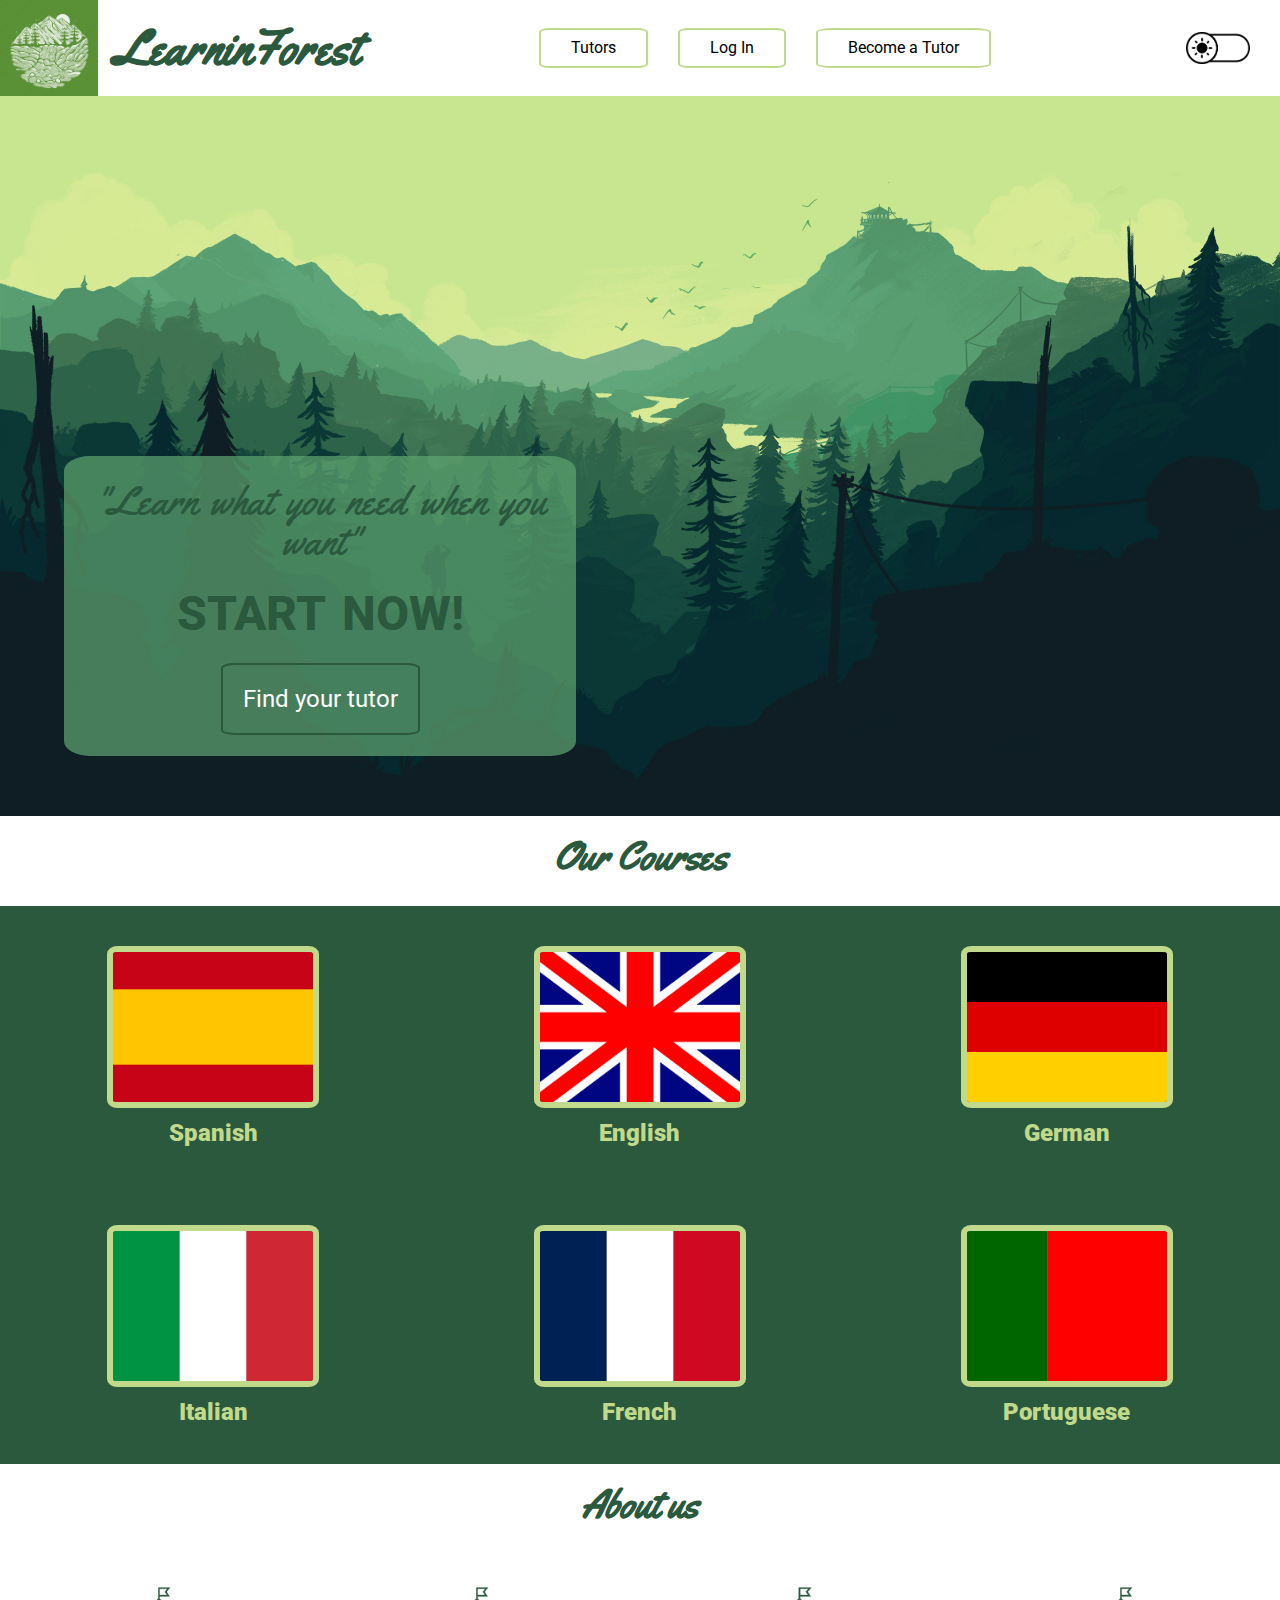
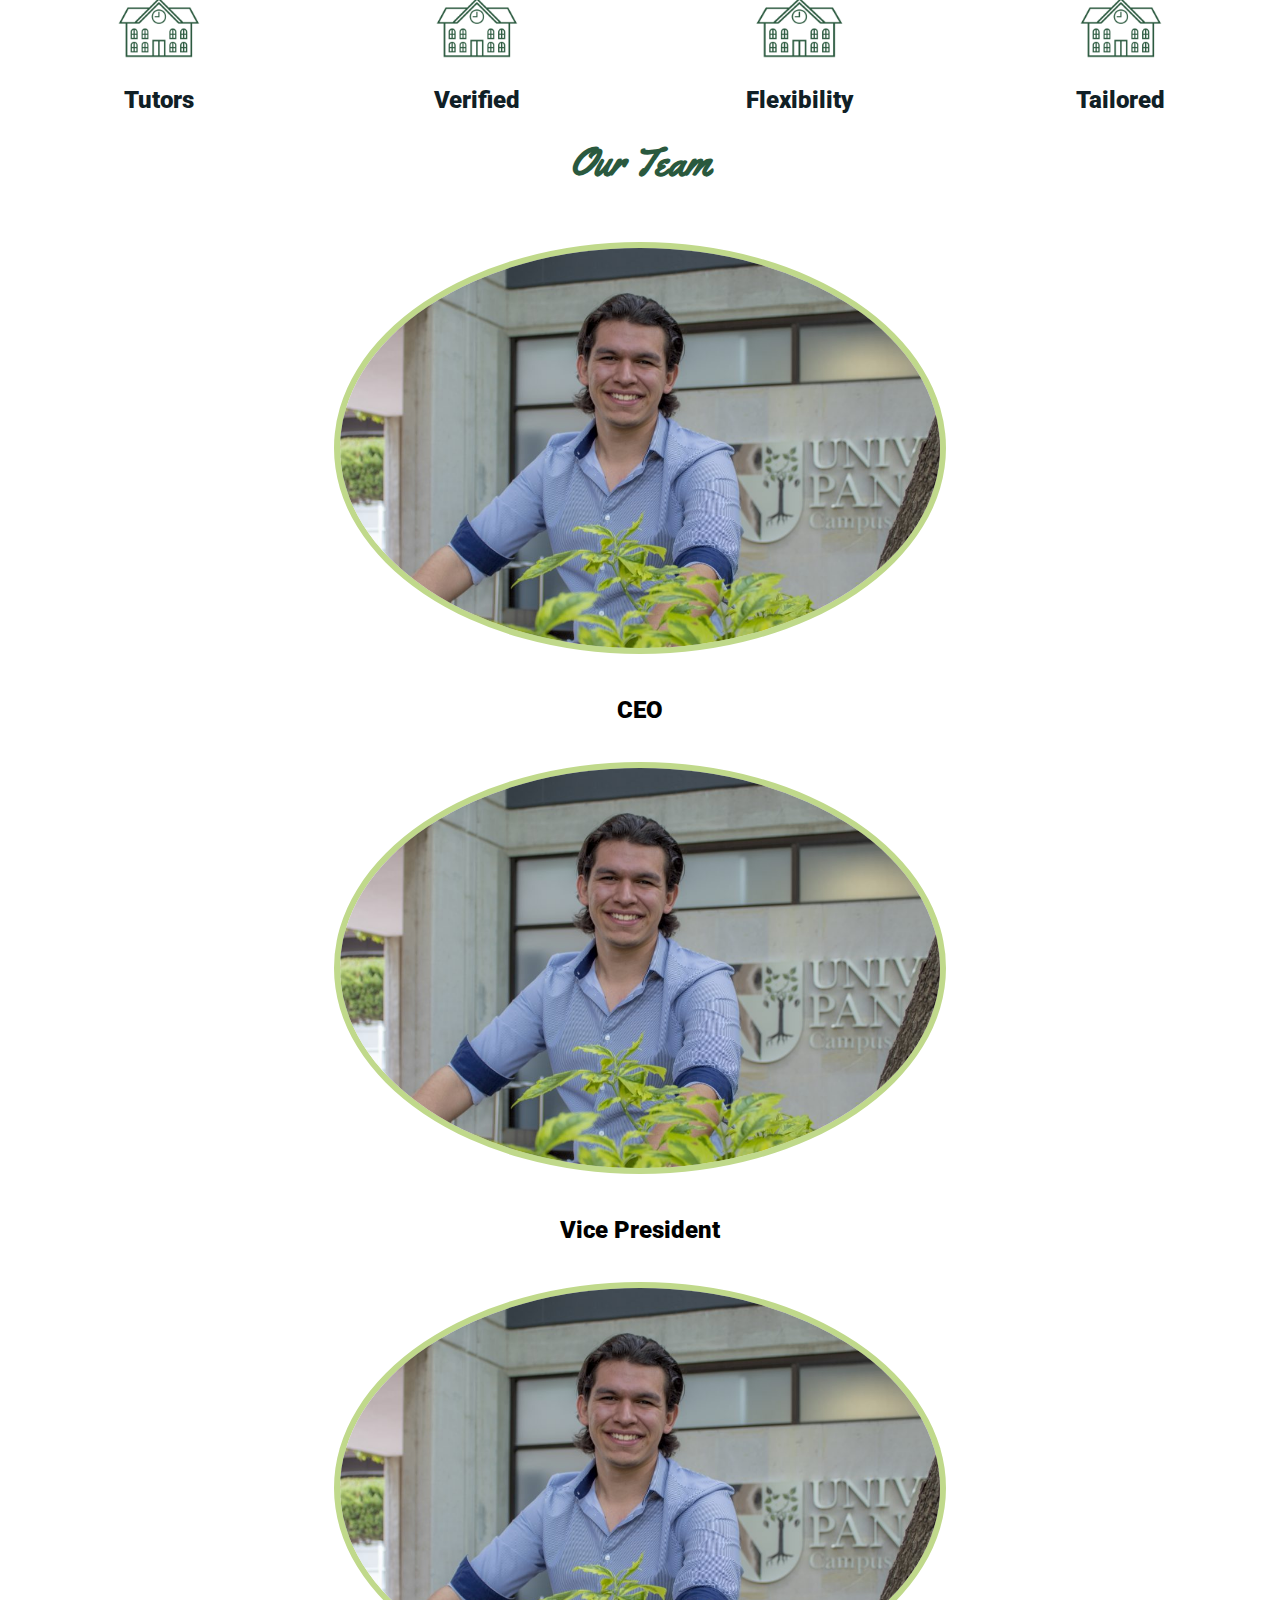
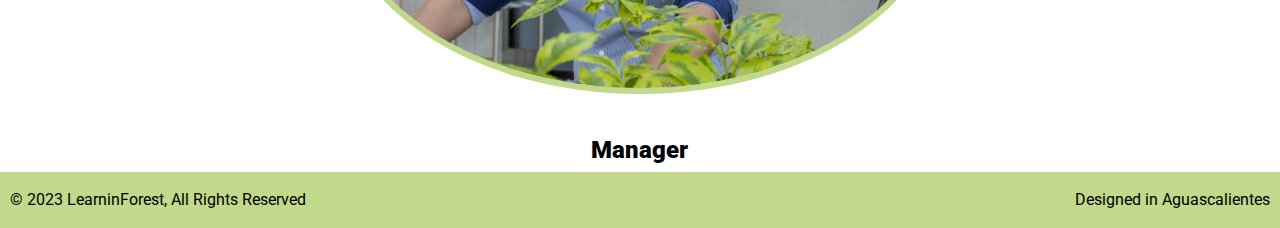
<file: index.html>
<!DOCTYPE html>
<html>
    <head>
        <title>LearninForest</title>
        <link href="https://alexismarincb.github.io/reset.css" rel="stylesheet">
        <link href="https://alexismarincb.github.io/index.css" rel="stylesheet">
        <link rel="preconnect" href="https://fonts.googleapis.com">
        <link rel="preconnect" href="https://fonts.gstatic.com" crossorigin>
        <link href="https://fonts.googleapis.com/css2?family=Yellowtail&display=swap" rel="stylesheet">
        <link rel="preconnect" href="https://fonts.googleapis.com">
        <link rel="preconnect" href="https://fonts.gstatic.com" crossorigin>
        <link href="https://fonts.googleapis.com/css2?family=Alegreya+Sans:wght@300;700&family=Dosis:wght@200;400&family=Roboto:wght@100;400&family=Work+Sans:wght@400;500;800&display=swap" rel="stylesheet">
        <script src="https://alexismarincb.github.io/index.js"></script>
    </head>
    <body>
        <!-- Header -->
        <header>
            <nav>
                <a class="logo" href="https://alexismarincb.github.io/index.html" ><img class="logo" src="https://alexismarincb.github.io/Imagen2.png"></a>
                    <div class="text">
                        <a class="header" href="https://alexismarincb.github.io/index.html" ><h1 class="header">LearninForest</h1></a>
                        <ul class="line">
                            <li>Tutors</li>
                            <li>Log In</li>
                            <li>Become a Tutor</li>
                        </ul>
                        <button class="light-dark" onclick="darkMode()"><img id="light" src="https://alexismarincb.github.io/Light.png"><img id="dark" src="https://alexismarincb.github.io/Dark.png"></button>
                    </div>
            </nav>
        </header>

        <!--Underheader-->
        <div class="underheader">

        <!-- Main -->
        <main>
            <div class="square">
                <h1 class="squareitem">"Learn what you need when you want"</h1>
                <h2 class="squareitem">START NOW!</h2>
                <div class="squareitem button" ><a href="https://alexismarincb.github.io/yourtutor.html">Find your tutor</a></div>
            </div>
        </main>

        <!-- Tutors -->
        <div class="tutors">
            <div class="title"><h1>Our Courses</h1></div>
                <div class="background">
                    <div class="spanish class"><img class="flag" src="https://alexismarincb.github.io/Spain.png"><p class="name">Spanish</p></div>
                    <div class="english class"><img class="flag" src="https://alexismarincb.github.io/England.png"><p class="name">English</p></div>
                    <div class="german class"><img class="flag" src="https://alexismarincb.github.io/Germany.png"><p class="name">German</p></div>
                    <div class="italian class"><img class="flag" src="https://alexismarincb.github.io/Italy.png"><p class="name">Italian</p></div>
                    <div class="french class"><img class="flag" src="https://alexismarincb.github.io/France.png"><p class="name">French</p></div>
                    <div class="portuguese class"><img class="flag" src="https://alexismarincb.github.io/Portugal.png"><p class="name">Portuguese</p></div>
                </div>
        </div>
        <!-- About Us -->
        <div class="us">
            <div class="title"><h1>About us</h1></div>
            <div class="division"><img class="lineimage" src="https://alexismarincb.github.io/Testline.png"><br>Tutors</div>
            <div class="division"><img class="lineimage" src="https://alexismarincb.github.io/Testline.png"><br>Verified</div>
            <div class="division"><img class="lineimage" src="https://alexismarincb.github.io/Testline.png"><br>Flexibility</div>
            <div class="division"><img class="lineimage" src="https://alexismarincb.github.io/Testline.png"><br>Tailored</div>
        </div>
        <!-- Team -->
        <div class="team">
            <div class="title"><h1>Our Team</h1></div>
            <div class="member"><img class="person" src="https://alexismarincb.github.io/CEO.jpg"><br>CEO</div>
            <div class="member"><img class="person" src="https://alexismarincb.github.io/CEO.jpg"><br>Vice President</div>
            <div class="member"><img class="person" src="https://alexismarincb.github.io/CEO.jpg"><br>Manager</div>
        </div>
        <!-- Footer -->
        <footer>
            <div class="content">
                <div class="copyright">© 2023  LearninForest, All Rights Reserved</div>
                <div class="location">Designed in Aguascalientes</div>
            </div>
        </footer>
        </div>
    </body>
</html>
</file>
